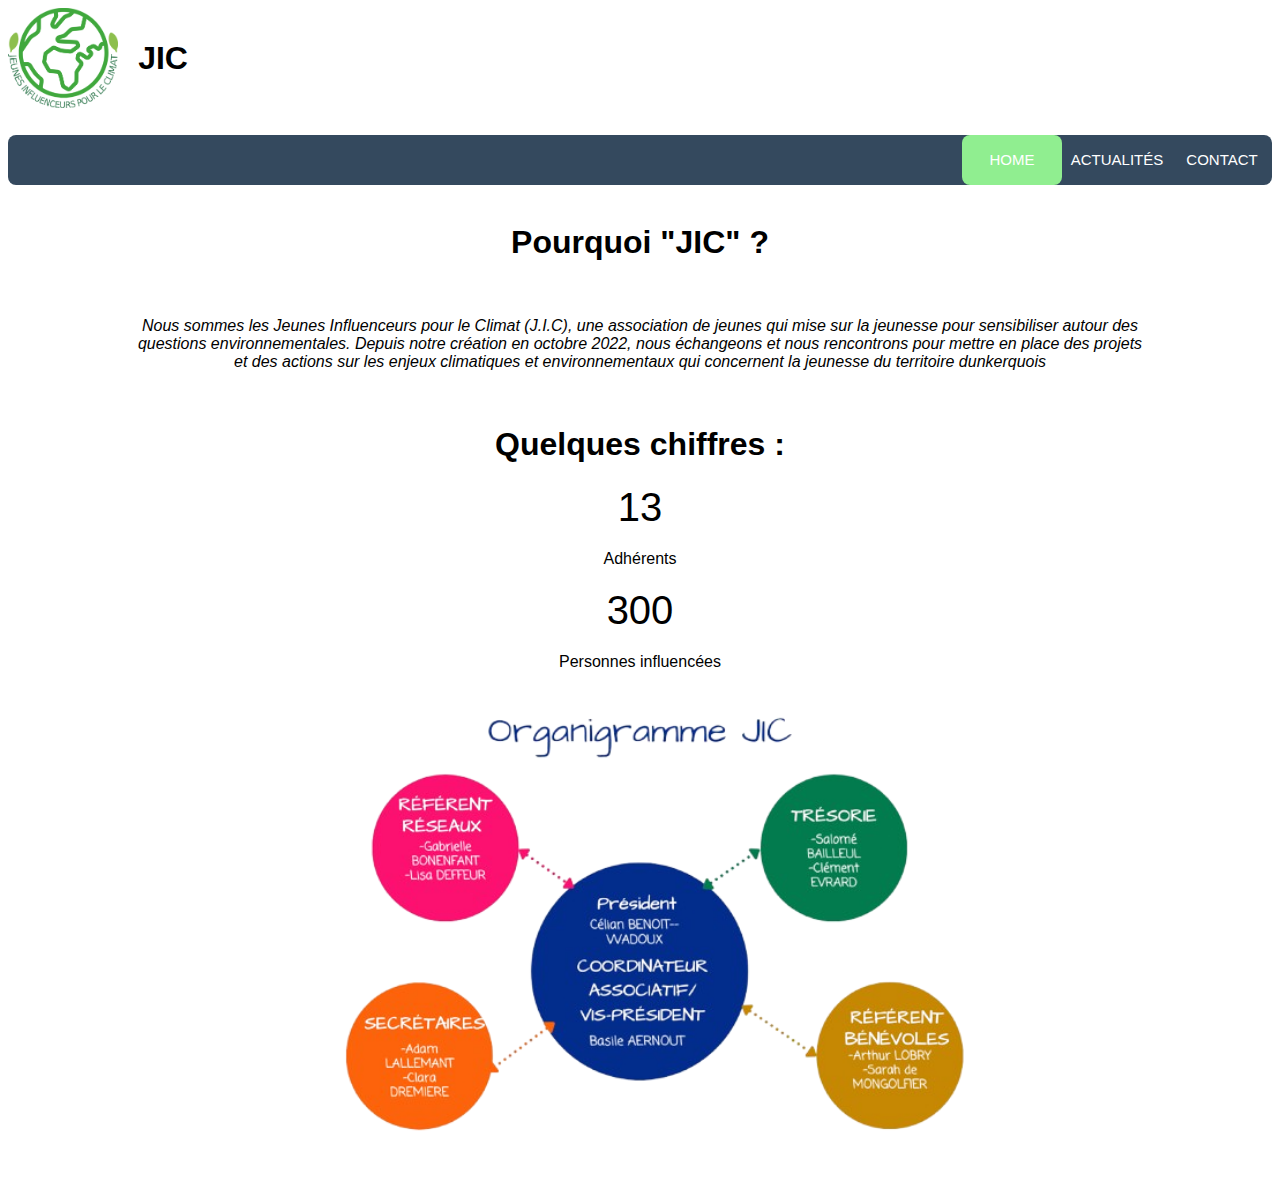
<file: index.html>
<!DOCTYPE html>
<html lang="fr" >
<head>
  <meta charset="UTF-8">
  <title>Accueil</title>
  <link rel="stylesheet" href="style.css">
  <link rel="shortcut icon" type="x-icon" href="logo.png">
  <script src="script.js"></script>
</head>
<body>
  <div class="container">
    <img class="image" src="logo.png">
    <h1 class="title">JIC</h1>
  </div>
  <nav>
    <a href="/index.html">Home</a>
    <a href="/actualites.html">Actualités</a>
    <a href="/contact.html">Contact</a>
    </div>
    <div class="animation start-home"></div>
  </nav>
    <div class="text">
      <br>
      <h1>Pourquoi "JIC" ?</h1><br>
        <p><i>Nous sommes les Jeunes Influenceurs pour le Climat (J.I.C), une association de jeunes qui mise sur la
jeunesse pour sensibiliser autour des questions environnementales. Depuis notre création en octobre
2022, nous échangeons et nous rencontrons pour mettre en place des projets et des actions sur les enjeux
climatiques et environnementaux qui concernent la jeunesse du territoire dunkerquois</i></p><br>
      <h1>Quelques chiffres :</h1>
      <div class="counter">
        <i class="fas fa-user-graduate"></i>
        <div class="num">13</div>
          Adhérents
        </div>
        <div class="counter">
        <i class="fas fa-user-graduate"></i>
        <div class="num">300</div>
          Personnes influencées
        </div><br>
      <div class="Organigramme">
        <img class="image-organigramme" src="Organigramme_JIC.png">
      </div>
    </div>
  </body>
</html>
</file>
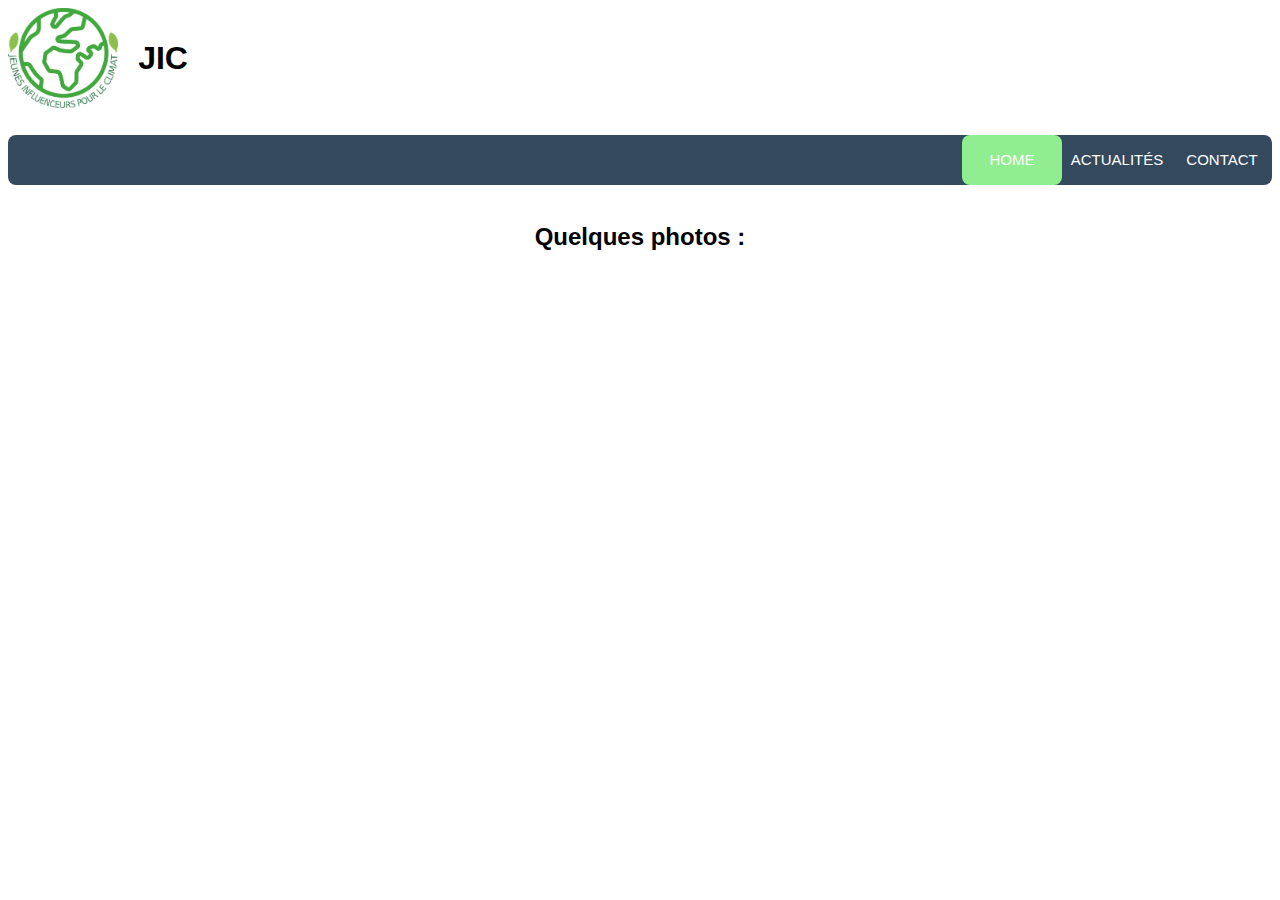
<file: actualites.html>
<!DOCTYPE html>
<html lang="fr" >
<head>
  <meta charset="UTF-8">
  <title>Actualités</title>
  <link rel="stylesheet" href="style.css">
  <link rel="shortcut icon" type="x-icon" href="logo.png">
</head>
<body>
  <div class="container">
    <img class="image" src="logo.png">
    <h1 class="title">JIC</h1>
  </div>
  <nav>
    <a href="/index.html">Home</a>
    <a href="/actualites.html">Actualités</a>
    <a href="/contact.html">Contact</a>
    </div>
    <div class="animation start-home"></div>
  </nav>
    <div class="text">
      <br>
        <h2>Quelques photos :</h2>
    </div>
</body>
</html>
</file>
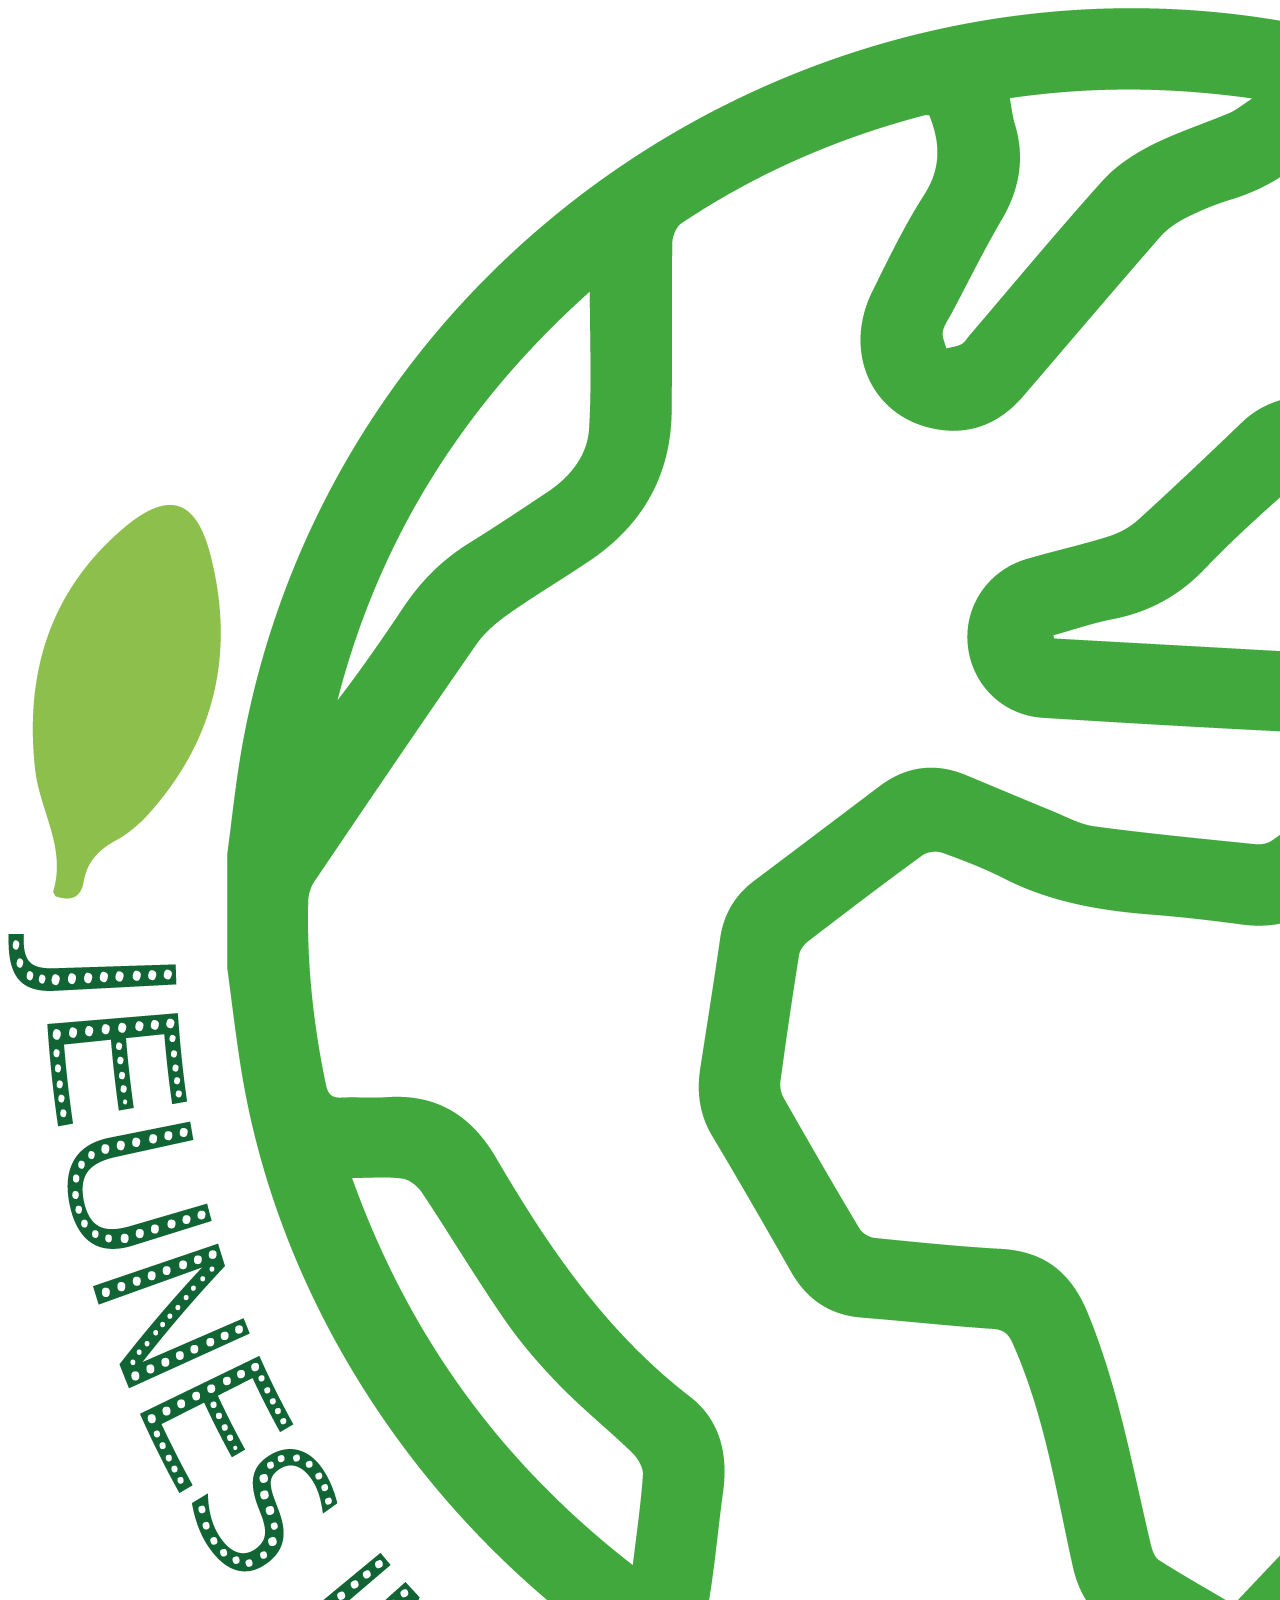
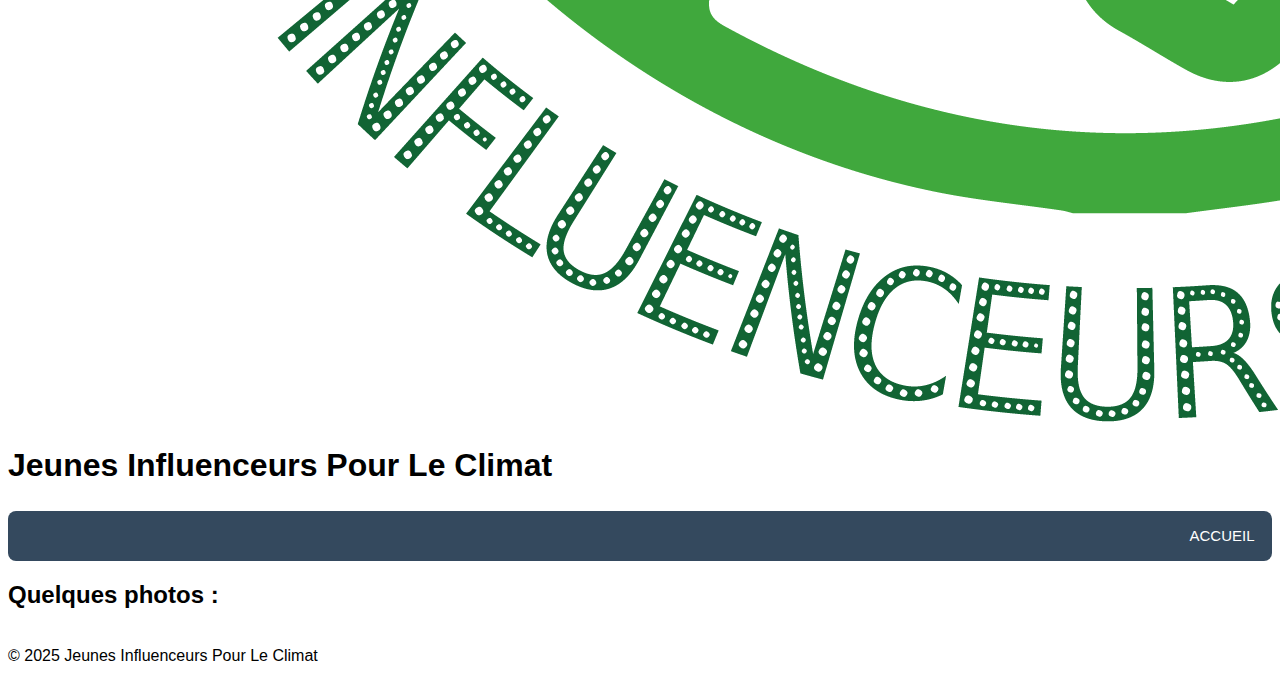
<file: actualités.html>
<!DOCTYPE html>
<html lang="fr">
<head>
  <meta charset="UTF-8">
  <title>Jeunes Influenceurs Pour Le Climat</title>
  <link href="https://fonts.googleapis.com/css2?family=Montserrat:wght@400;700&display=swap" rel="stylesheet">
  <link rel="stylesheet" href="style.css">
  <link rel="shortcut icon" type="x-icon" href="logo.png">
</head>
<body>

<header>
  <img src="logo.png" alt="Logo JIC">
  <h1>Jeunes Influenceurs Pour Le Climat</h1>
  <nav class="navbar">
    <ul class="nav-links">
      <li><a href="https://jic-dunkerque.com/index.html">Accueil</a></li>
      <li><a href="https://jic-dunkerque.com/actualités.html">Actualités</a></li>
      <li><a href="https://jic-dunkerque.com/contact.html">Contact</a></li>
    </ul>
  </nav>
</header>

<section class="title">
    <h2>Quelques photos :</h2>
</section>

<br>
<footer>
    © 2025 Jeunes Influenceurs Pour Le Climat
</footer>

</body>
</html>
</file>
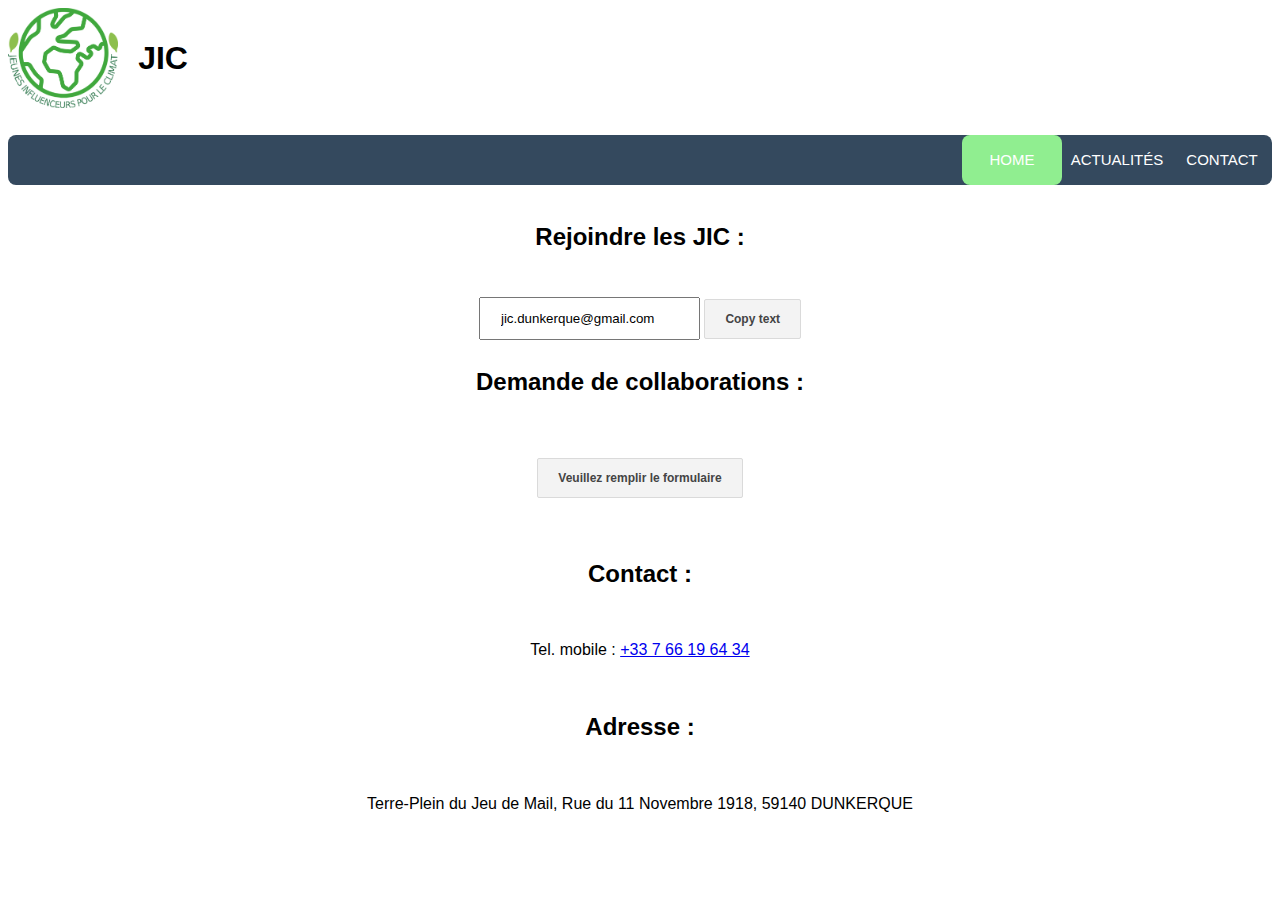
<file: contact.html>
<!DOCTYPE html>
<html lang="fr" >
<head>
  <meta charset="UTF-8">
  <title>Contact</title>
  <link rel="stylesheet" href="style.css">
  <link rel="shortcut icon" type="x-icon" href="logo.png">
</head>
<body>
  <div class="container">
    <img class="image" src="logo.png">
    <h1 class="title">JIC</h1>
  </div>
  <nav>
    <a href="/index.html">Home</a>
    <a href="/actualites.html">Actualités</a>
    <a href="/contact.html">Contact</a>
    </div>
    <div class="animation start-home"></div>
  </nav>
    <script>
function myFunction() {
  // Get the text field
  var copyText = document.getElementById("myInput");

  // Select the text field
  copyText.select();
  copyText.setSelectionRange(0, 99999); // For mobile devices

   // Copy the text inside the text field
  navigator.clipboard.writeText(copyText.value);

  // Alert the copied text
  alert("Vous avez copie : " + copyText.value);
}
    </script>
    <div class="text">
      <br>
        <h2>Rejoindre les JIC :</h2><br>
            <input type="text" value="jic.dunkerque@gmail.com" id="myInput">
            <button onclick="myFunction()" class="button">Copy text</button>
            <br>
        <h2>Demande de collaborations :</h2><br>
            <p><button>Veuillez remplir le formulaire</button></p><br>
        <h2>Contact :</h2><br>
            <p>Tel. mobile : <a href="tel:+33766196434">+33 7 66 19 64 34</a></p><br>
        <h2>Adresse :</h2><br>
            <p>Terre-Plein du Jeu de Mail, Rue du 11 Novembre 1918, 59140 DUNKERQUE</p>
    </div>
</body>
</html>
</file>
<file: style.css>
nav {
  text-align: right;
	margin: 27px auto 0;
  position: relative;
	width: auto;
	height: 50px;
	background-color: #34495e;
	border-radius: 8px;
	font-size: 0;
}

.menu-left {
  font-size: 1.5em;
  font-weight: bold;
}
nav a {
	line-height: 50px;
	height: 100%;
	font-size: 15px;
	display: inline-block;
	position: relative;
	z-index: 1;
	text-decoration: none;
	text-transform: uppercase;
	text-align: center;
	color: white;
	cursor: pointer;
}
nav .animation {
	position: absolute;
	height: 100%;
	top: 0;
	z-index: 0;
	transition: all .5s ease 0s;
	border-radius: 8px;
}
a:nth-child(1) {
	width: 100px;
}
a:nth-child(2) {
	width: 110px;
}
a:nth-child(3) {
	width: 100px;
}
a:nth-child(4) {
	width: 160px;
}
a:nth-child(5) {
	width: 120px;
}
nav .start-home, a:nth-child(1):hover~.animation {
	width: 100px;
	right: 210px;
	background-color:lightgreen;
}
nav .start-about, a:nth-child(2):hover~.animation {
	width: 110px;
	right: 100px;
	background-color:green;
}
nav .start-blog, a:nth-child(3):hover~.animation {
	width: 100px;
	right: 0px;
	background-color:darkgreen;
}
nav .start-portefolio, a:nth-child(4):hover~.animation {
	width: 160px;
	left: 310px;
	background-color: #9b59b6;
}
nav .start-contact, a:nth-child(5):hover~.animation {
	width: 120px;
	left: 470px;
	background-color: #e67e22;
}

body {
  font-family: "Verdana", sans-serif;
}

.text {
  text-align: center;
  width:80%;
  margin: auto;
}

.counter-sec{
  padding: 80px 0;
  width: 100%;
  background: #131416;
  position: absolute;
  top: 50%;
  width: 100%;
  transform: translateY(-50%);
}
.num{
  font-size: 40px;
  margin: 20px 0;
}
button {
  color: #444444;
  background: #F3F3F3;
  border: 1px #DADADA solid;
  border-radius: 2px;
  font-weight: bold;
  font-size: 9pt;
  outline: none;
  padding: 12px 20px;
  margin: 8px 0;
  box-sizing: border-box;
}

button:hover {
  border: 1px #C6C6C6 solid;
  box-shadow: 1px 1px 1px #EAEAEA;
  color: #333333;
  background: #F7F7F7;
}

button:active {
  box-shadow: inset 1px 1px 1px #DFDFDF;   
}

input {
  padding: 12px 20px;
  margin: 8px 0;
  box-sizing: border-box;
}

.image {
  height: 100px;
}

.container {
  display: flex;
  align-items:center; /* Aligns the image and text vertically */
  gap: 20px;
}

.image-organigramme {
  height : 500px;
}
</file>
